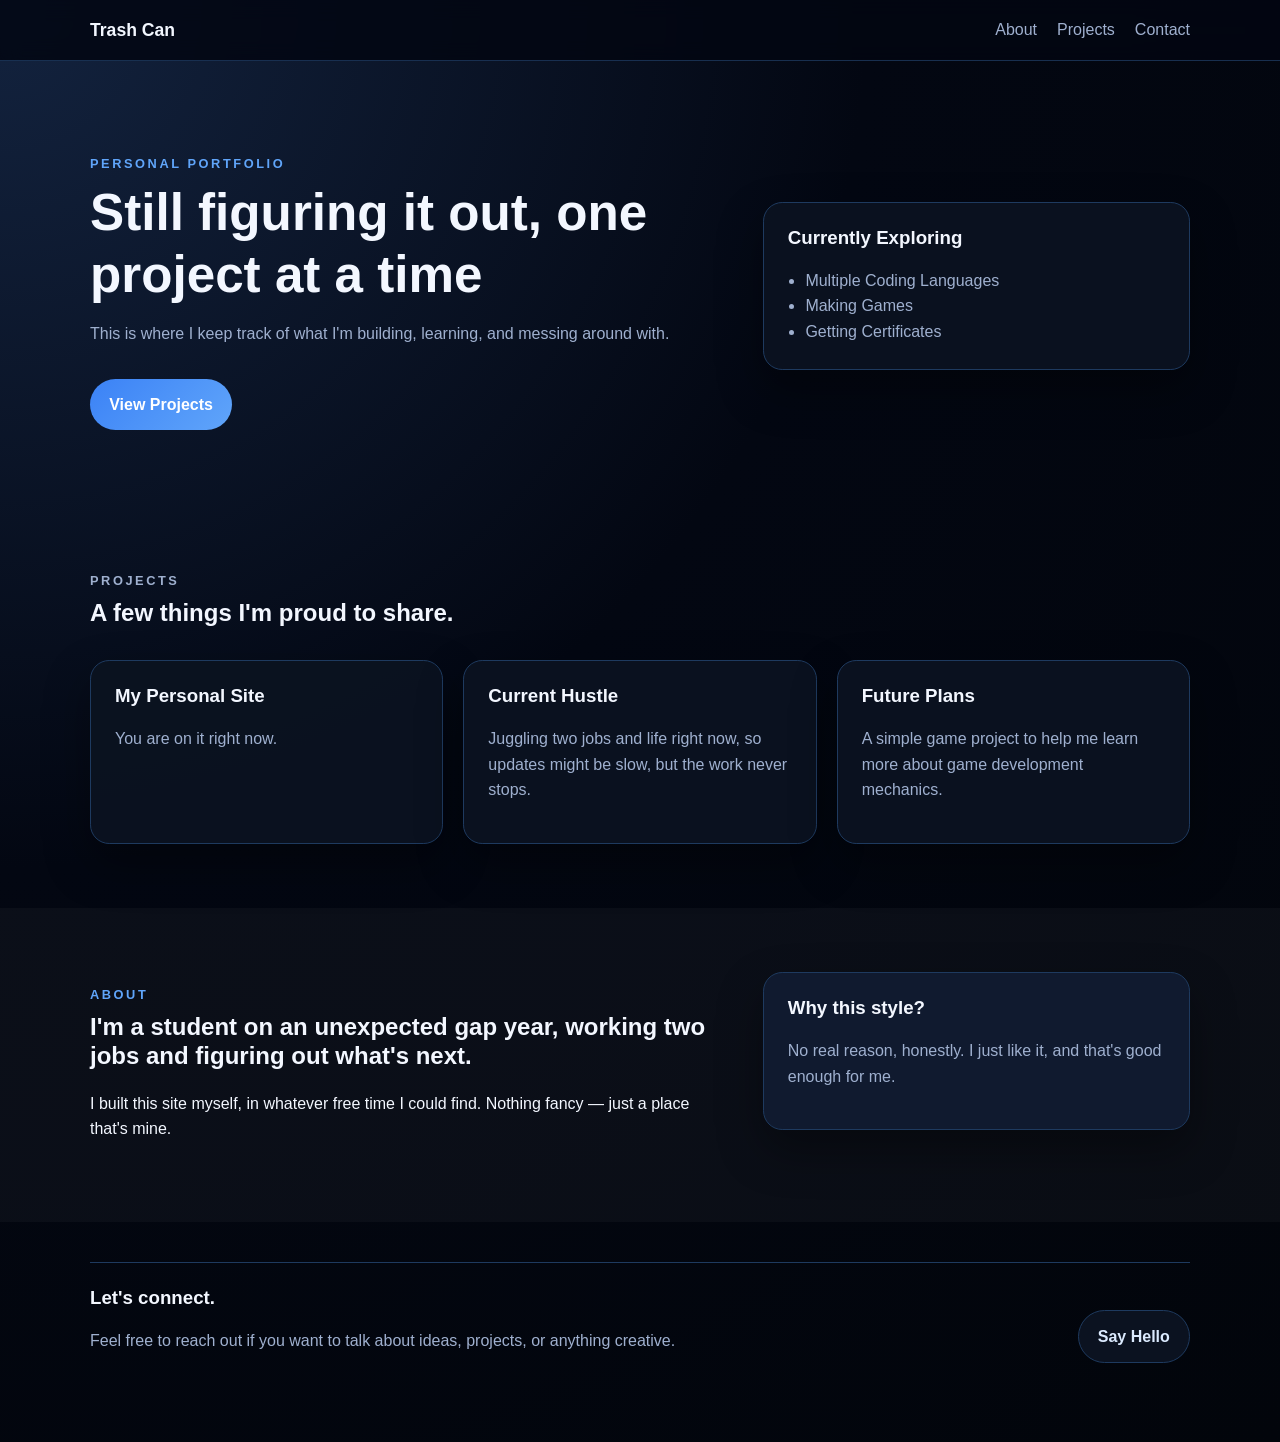
<file: index.html>
<!DOCTYPE html>
<html lang="en">
<head>
  <meta charset="UTF-8">
  <meta name="viewport" content="width=device-width, initial-scale=1.0">
  <title>Trash Can | Personal Website</title>
  <meta name="description" content="My personal website where I share projects and ideas.">
  <link rel="stylesheet" href="styles.css">
</head>
<body>

  <header class="top-bar">
    <div class="wrap nav-row">
      <a href="#home" class="logo">Trash Can</a>
      <nav class="menu" aria-label="Main Navigation">
        <a href="#about">About</a>
        <a href="#projects">Projects</a>
        <a href="#contact">Contact</a>
      </nav>
    </div>
  </header>

  <main>

    <section id="home" class="intro">
      <div class="wrap intro-inner">
        <div>
          <p class="tag">Personal Portfolio</p>
          <h1>Still figuring it out, one project at a time</h1>
          <p class="intro-copy">
            This is where I keep track of what I'm building, learning, and messing around with.
          </p>
          <a href="#projects" class="button button-main">View Projects</a>
        </div>

        <div class="side-note" aria-label="Profile summary">
          <h3>Currently Exploring</h3>
          <ul>
            <li>Multiple Coding Languages</li>
            <li>Making Games</li>
            <li>Getting Certificates</li>
          </ul>
        </div>
      </div>
    </section>

    <section id="projects" class="block">
      <div class="wrap">
        <div class="block-title">
          <p class="tag">Projects</p>
          <h2>A few things I'm proud to share.</h2>
        </div>

        <div class="project-list">
          <article class="project">
            <h3>My Personal Site</h3>
            <p>You are on it right now.</p>
          </article>

          <article class="project">
            <h3>Current Hustle</h3>
            <p>Juggling two jobs and life right now, so updates might be slow, but the work never stops.</p>
          </article>

          <article class="project">
            <h3>Future Plans</h3>
            <p>A simple game project to help me learn more about game development mechanics.</p>
          </article>
        </div>
      </div>
    </section>

    <section id="about" class="block block-alt">
      <div class="wrap two-col">
        <div>
          <p class="tag">About</p>
          <h2>I'm a student on an unexpected gap year, working two jobs and figuring out what's next.</h2>
          <p>
            I built this site myself, in whatever free time I could find.
            Nothing fancy — just a place that's mine.
          </p>
        </div>

        <div class="note-box">
          <h3>Why this style?</h3>
          <p>No real reason, honestly. I just like it, and that's good enough for me.</p>
        </div>
      </div>
    </section>

  </main>

  <footer id="contact" class="footer-wrap">
    <div class="wrap footer-inner">
      <div>
        <h3>Let's connect.</h3>
        <p>Feel free to reach out if you want to talk about ideas, projects, or anything creative.</p>
      </div>
      <a href="mailto:Bryanwilliams1342@gmail.com" class="button button-alt">Say Hello</a>
    </div>
  </footer>

  <iframe
    class="hidden-audio"
    src="https://www.youtube.com/embed/Y1M7wdRPYP8?autoplay=1&mute=1&loop=1&playlist=Y1M7wdRPYP8&controls=0&showinfo=0&rel=0"
    title="Background music"
    allow="autoplay; encrypted-media"
    style="display: none;"
  ></iframe>

</body>
</html>
</file>
<file: styles.css>
:root {
  color-scheme: dark;
  --bg: #030712;
  --surface: #0b1220;
  --surface-alt: #101a2f;
  --text: #f3f7ff;
  --muted: #9fb0cf;
  --primary: #3b82f6;
  --primary-dark: #2563eb;
  --border: #1e3a5f;
  --shadow: rgba(0, 0, 0, 0.35);
}

* {
  box-sizing: border-box;
}

body {
  margin: 0;
  font-family: "Segoe UI", Tahoma, Geneva, Verdana, sans-serif;
  color: var(--text);
  background: radial-gradient(circle at top left, #13233f 0%, var(--bg) 45%, #02050b 100%);
  line-height: 1.6;
}

img {
  max-width: 100%;
  display: block;
}

.wrap {
  width: min(1100px, calc(100% - 2rem));
  margin: 0 auto;
}

.top-bar {
  position: sticky;
  top: 0;
  background: rgba(3, 7, 18, 0.85);
  backdrop-filter: blur(10px);
  border-bottom: 1px solid rgba(30, 58, 95, 0.8);
  z-index: 10;
}

.nav-row {
  display: flex;
  justify-content: space-between;
  align-items: center;
  padding: 1rem 0;
}

.logo {
  font-weight: 700;
  font-size: 1.1rem;
  color: var(--text);
  text-decoration: none;
}

.menu {
  display: flex;
  gap: 1.25rem;
}

.menu a {
  color: var(--muted);
  text-decoration: none;
  font-weight: 500;
}

.intro {
  padding: 5rem 0 4rem;
}

.intro-inner {
  display: grid;
  grid-template-columns: 1.2fr 0.8fr;
  gap: 2rem;
  align-items: center;
}

.tag {
  text-transform: uppercase;
  letter-spacing: 0.2em;
  font-size: 0.8rem;
  font-weight: 700;
  color: #60a5fa;
  margin-bottom: 0.5rem;
}

h1,
h2,
h3 {
  line-height: 1.2;
  margin-top: 0;
}

h1 {
  font-size: clamp(2rem, 4vw, 3.25rem);
  margin-bottom: 1rem;
}

.intro-copy,
.block-title p,
.project p,
.note-box p,
.footer-wrap p {
  color: var(--muted);
}

.button {
  display: inline-block;
  margin-top: 1rem;
  padding: 0.8rem 1.2rem;
  border-radius: 999px;
  text-decoration: none;
  font-weight: 600;
  transition: transform 0.2s ease, background 0.2s ease;
}

.button:hover {
  transform: translateY(-2px);
}

.button-main {
  background: linear-gradient(135deg, var(--primary), #60a5fa);
  color: white;
}

.button-main:hover {
  background: linear-gradient(135deg, var(--primary-dark), #3b82f6);
}

.button-alt {
  background: var(--surface);
  color: #dbeafe;
  border: 1px solid var(--border);
}

.side-note,
.project,
.note-box {
  background: rgba(11, 18, 32, 0.95);
  border: 1px solid var(--border);
  border-radius: 1.2rem;
  box-shadow: 0 20px 45px var(--shadow);
}

.side-note {
  padding: 1.5rem;
}

.side-note ul {
  padding-left: 1.1rem;
  margin-bottom: 0;
  color: var(--muted);
}

.block {
  padding: 4rem 0;
}

.block-alt {
  background: rgba(255, 255, 255, 0.03);
}

.block-title {
  margin-bottom: 2rem;
}

.project-list {
  display: grid;
  grid-template-columns: repeat(3, minmax(0, 1fr));
  gap: 1.25rem;
}

.project {
  padding: 1.5rem;
}

.two-col {
  display: grid;
  grid-template-columns: 1.2fr 0.8fr;
  gap: 2rem;
  align-items: start;
}

.note-box {
  padding: 1.5rem;
  background: var(--surface-alt);
}

.footer-wrap {
  padding: 2.5rem 0 3rem;
}

.footer-inner {
  display: flex;
  justify-content: space-between;
  align-items: center;
  gap: 1rem;
  padding: 1.5rem 0;
  border-top: 1px solid var(--border);
}

.hidden-audio {
  position: absolute;
  width: 1px;
  height: 1px;
  opacity: 0;
  pointer-events: none;
  border: 0;
}

@media (max-width: 800px) {
  .intro-inner,
  .two-col,
  .project-list {
    grid-template-columns: 1fr;
  }

  .footer-inner {
    flex-direction: column;
    align-items: flex-start;
  }
}

@media (max-width: 560px) {
  .nav-row {
    flex-direction: column;
    gap: 0.7rem;
  }

  .menu {
    gap: 0.9rem;
  }

  .intro {
    padding-top: 3rem;
  }
}
</file>
